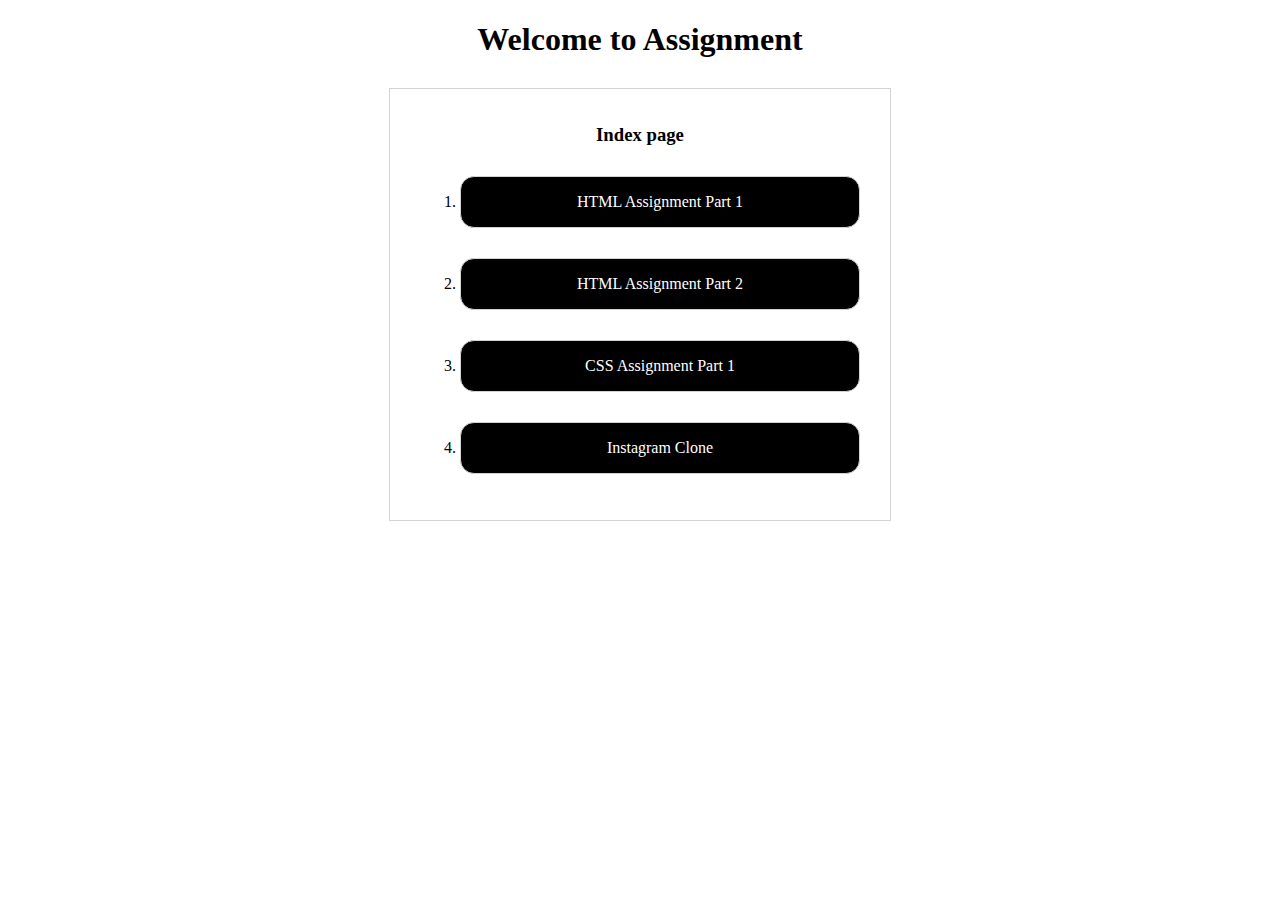
<file: index.html>
<!DOCTYPE html>
<html lang="en">
<head>
    <meta charset="UTF-8">
    <meta http-equiv="X-UA-Compatible" content="IE=edge">
    <meta name="viewport" content="width=h1, initial-scale=1.0">
    <title>Assignments</title>
    <style>
        .index{
            width: 440px;
            margin: 30px auto;
            border : 1px solid lightgray;
            padding : 16px 30px;
        }
        h3{
            text-align: center;
        }
        li{
            border: 1px solid lightgray;
            border-radius: 14px;
            padding : 16px 30px;
            margin: 30px auto;
            text-align: center;
            background-color: black;
           
        }
        a{
            text-decoration: none;
            color: white;
        }
    </style>
</head>
<body>
    <div>
        <h1 style="text-align: center;">Welcome to Assignment</h1>
        <div class="index">
            <h3>Index page</h3>
            <ol>
                <li><a href="html-1/asgn1.html">HTML Assignment Part 1</a></li>
                <li><a href="html-2/asgn2.html">HTML Assignment Part 2</a></li>
                <li><a href="css-1/cardIndex.html">CSS Assignment Part 1</a></li>
                <li><a href="instagram-clone/instagram.html">Instagram Clone</a></li>
            </ol>
        </div>
      
    </div>
   
</body>
</html>
</file>
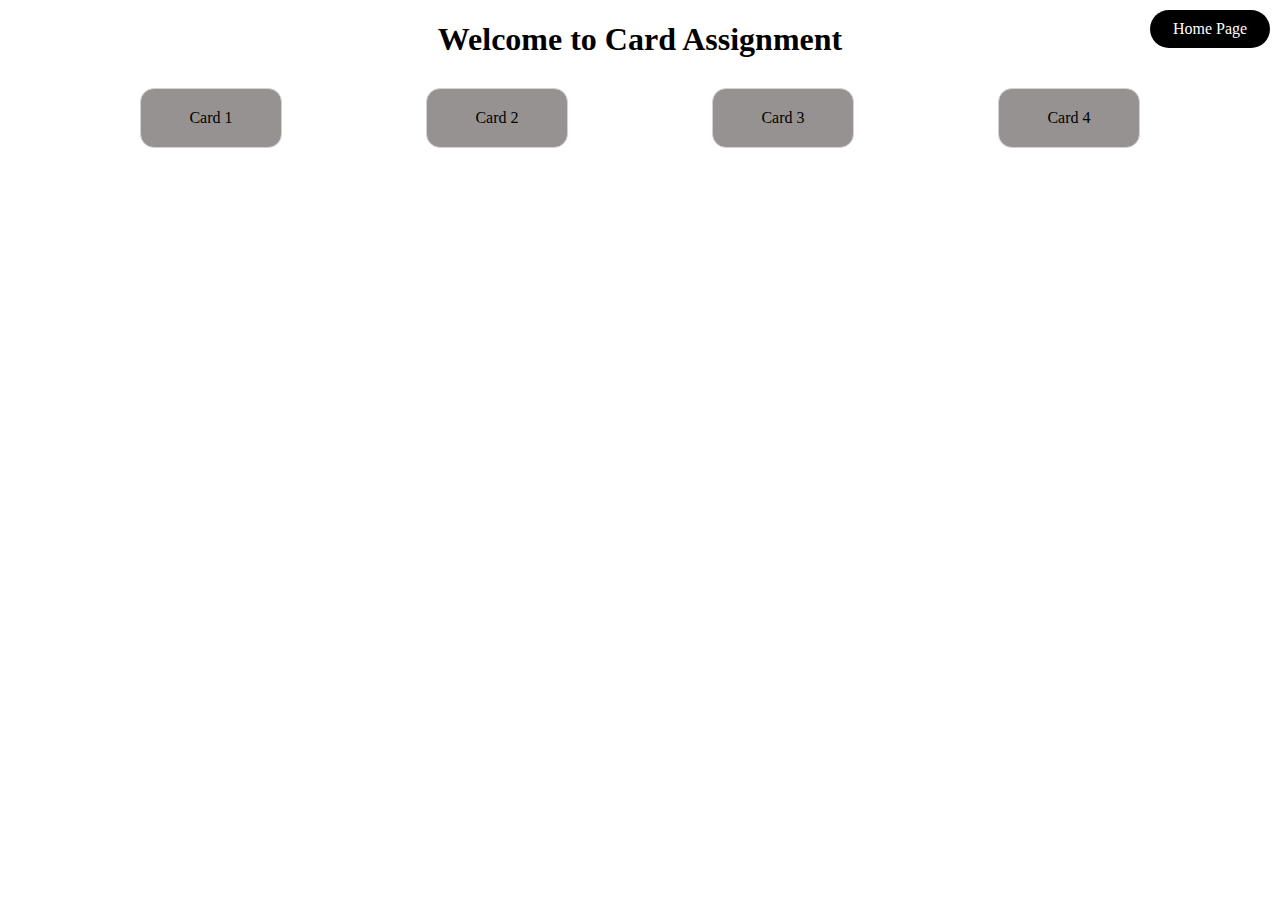
<file: css-1/cardIndex.html>
<!DOCTYPE html>
<html lang="en">
<head>
    <meta charset="UTF-8">
    <meta http-equiv="X-UA-Compatible" content="IE=edge">
    <meta name="viewport" content="width=device-width, initial-scale=1.0">
    <title>Card Assignment</title>
    <style>
        .card{
            width:100px;
            border : 1px solid lightgray;
            border-radius:14px;
            background-color: rgb(150, 146, 146);
            text-align: center;
            padding : 20px
        }
        
        a{
            text-decoration: none;
            color: black;
        }
        .cards{
            display: flex;
            gap:20px;
            justify-content: space-between;
            margin: 30px auto;
            width : 1000px
        }
        .back-btn{
            width: 100px;
            background-color: black;
            padding: 10px ;
            border: none;
            border-radius:20px;
            color: white;
            position:fixed;
            top: 10px;
            right:10px;
            text-align: center;
            text-decoration: none;
        }
    </style>
</head>
<body>
    <a class="back-btn" href="../index.html">Home Page</a>

    <h1 style="text-align: center;">Welcome to Card Assignment</h1>
    <div class="cards">

        <div class="card">
            <a href="card1/card1.html">Card 1</a>
        </div>
        <div class="card">
            <a href="card2/card2.html">Card 2</a>
        </div>
        <div class="card">
            <a href="card3/card3.html">Card 3</a>
        </div>
        <div class="card">
            <a href="card4/card4.html">Card 4</a>
        </div>
    </div>
</body>
</html>
</file>
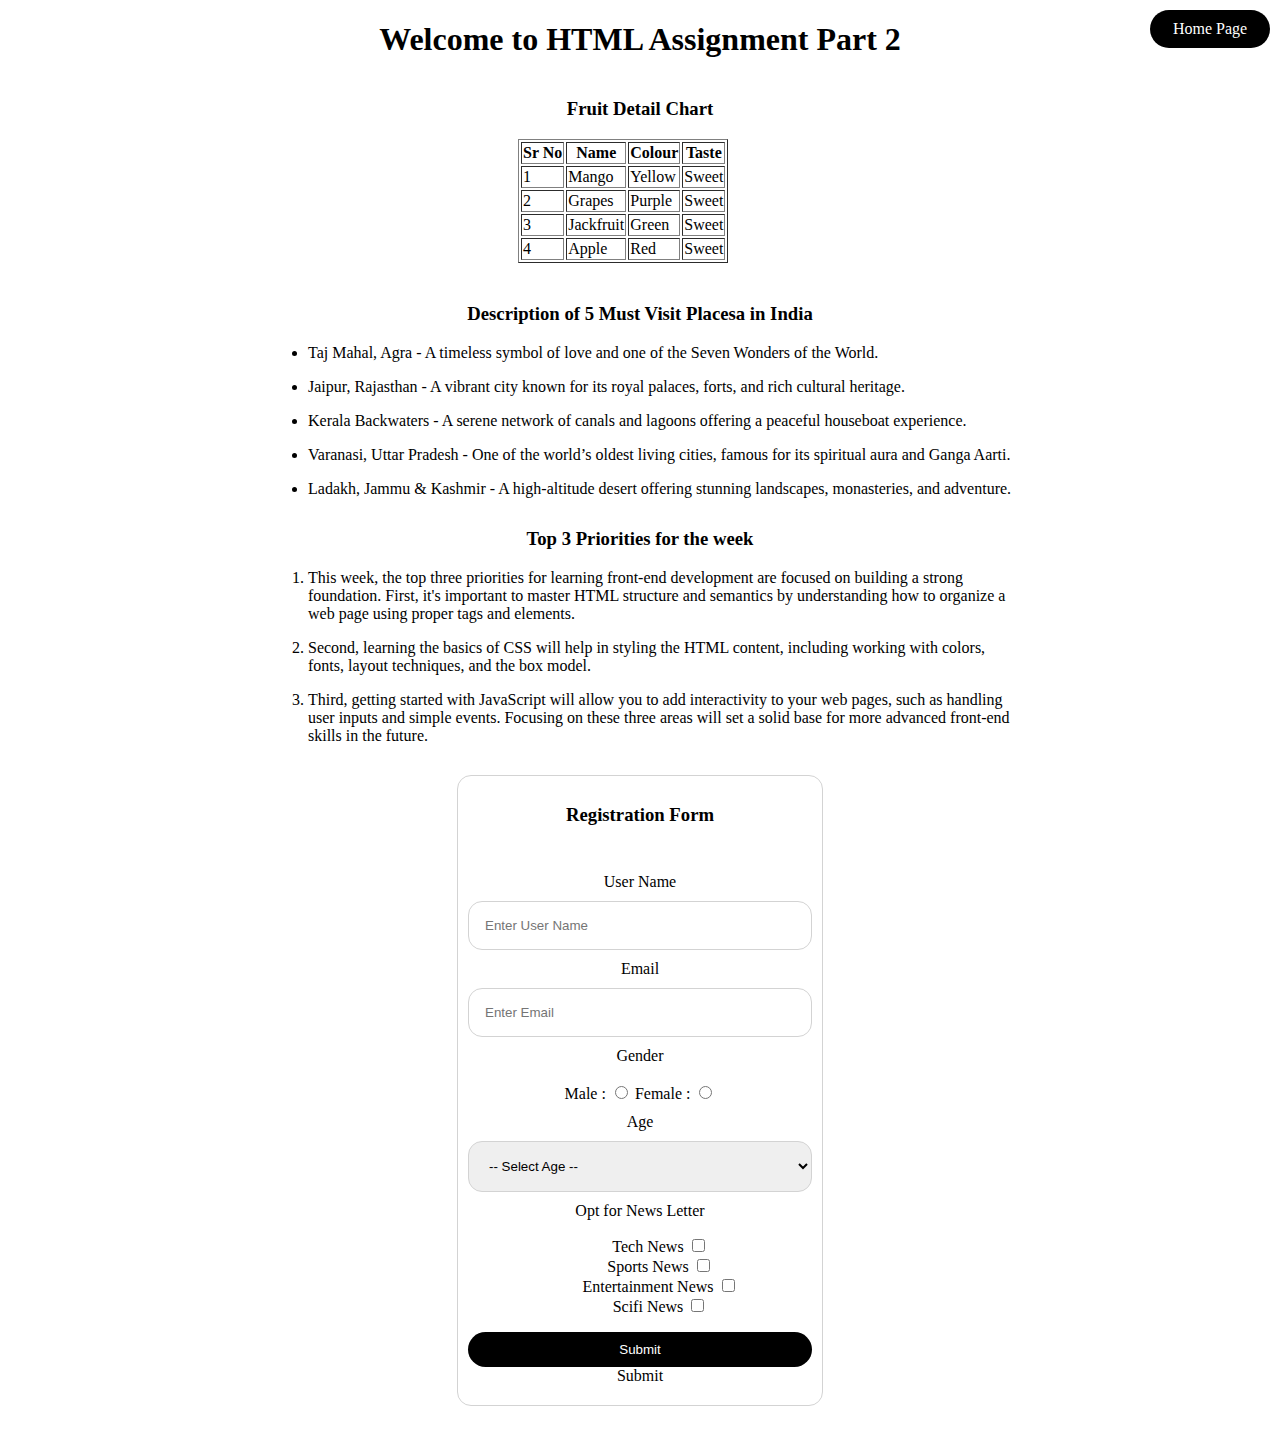
<file: html-2/asgn2.html>
<!DOCTYPE html>
<html lang="en">
<head>
    <meta charset="UTF-8">
    <meta http-equiv="X-UA-Compatible" content="IE=edge">
    <meta name="viewport" content="width=device-width, initial-scale=1.0">
    <title>Html Assignment 2</title>
    <style>
        .reg-form {
            border: 1px solid lightgray;
            border-radius: 14px;
            margin: 30px auto;
            width : 344px;
            padding: 10px;
        }
        h3{
            text-align: center;
        }
        .table-details{
            margin: 40px auto;
            width : 244px
        }
        .form-body{
            text-align: center;
        }
        .form-element{
           margin: 10px auto;
        }
        .btn{
            width: 100%;
            background-color: black;
            padding: 10px ;
            border: none;
            border-radius:20px;
            color: white; 
        }

        .back-btn{
            width: 100px;
            background-color: black;
            padding: 10px ;
            border: none;
            border-radius:20px;
            color: white;
            position:fixed;
            top: 10px;
            right:10px;
            text-align: center;
            text-decoration: none;
        }

        .text-field{
            width: 100%;
            padding: 16px;
            box-sizing: border-box;
            border-radius: 14px;
            border: 1px solid lightgray;
            margin-top: 10px;
        }
      
    </style>
</head>
<body>
    <a class="back-btn" href="../index.html">Home Page</a>
    <h1 style = "text-align: center;">Welcome to HTML Assignment Part 2</h1>

    <div class="table-details">
        <h3>Fruit Detail Chart</h3>
        <table border>
            <tr>
                <th>Sr No</th>
                <th>Name</th>
                <th>Colour</th>
                <th>Taste</th>
            </tr>
            <tr>
                <td>1</td>
                <td>Mango</td>
                <td>Yellow</td>
                <td>Sweet</td>
            </tr>
            <tr>
                <td>2</td>
                <td>Grapes</td>
                <td>Purple</td>
                <td>Sweet</td>
            </tr>
            <tr>
                <td>3</td>
                <td>Jackfruit</td>
                <td>Green</td>
                <td>Sweet</td>
            </tr>
            <tr>
                <td>4</td>
                <td>Apple</td>
                <td>Red</td>
                <td>Sweet</td>
            </tr>
        </table>
    </div>
    <div style="margin: 30px auto;width : 744px">
        <h3>Description of 5 Must Visit Placesa in India</h3>
        <ul>
            <li><p>Taj Mahal, Agra - A timeless symbol of love and one of the Seven Wonders of the World.</p></li>
            <li><p>Jaipur, Rajasthan - A vibrant city known for its royal palaces, forts, and rich cultural heritage.</p></li>
            <li><p>Kerala Backwaters - A serene network of canals and lagoons offering a peaceful houseboat experience.</p></li>
            <li><p>Varanasi, Uttar Pradesh - One of the world’s oldest living cities, famous for its spiritual aura and Ganga Aarti.</p></li>
            <li><p>Ladakh, Jammu & Kashmir - A high-altitude desert offering stunning landscapes, monasteries, and adventure.</p></li>
        </ul>
    </div>
    <div  style="margin: 30px auto;width : 744px">
        <h3>Top 3 Priorities for the week</h3>
        <ol>
            <li><p>This week, the top three priorities for learning front-end development are focused on building a strong foundation. First, it's important to master HTML structure and semantics by understanding how to organize a web page using proper tags and elements.</p></li>
            <li><p>Second, learning the basics of CSS will help in styling the HTML content, including working with colors, fonts, layout techniques, and the box model.</p></li>
            <li><p>Third, getting started with JavaScript will allow you to add interactivity to your web pages, such as handling user inputs and simple events. Focusing on these three areas will set a solid base for more advanced front-end skills in the future.</p></li>
        </ol>
    </div>
    <div class = "reg-form">
        <h3>Registration Form</h3><br>
        <div class="form-body">
            <form action="">
                <div class="form-element">
                    <label class="form-label" class="form-label" for="username">User Name</label>
                    <input class ="text-field" type="text" name="username" minlength="3" maxlength="50" placeholder="Enter User Name">
                </div>
                <div class="form-element">
                    <label class="form-label" for="username">Email</label>
                    <input class ="text-field" type="email" name="email" placeholder="Enter Email">
                </div>
              
                <div class="form-element">
                    <label class="form-label" for="Gender">Gender</label><br><br>
                    <label class="form-label" for="Male">Male</label> : <input type="radio" name="gender" value = "Male" required>
                    <label class="form-label" for="Female">Female</label> : <input type="radio" name="gender" value = "Female" required>
                </div>
    
                <div class="form-element">
                    <label class="form-label" for="age">Age</label>
                <select class ="text-field" name="age">
                    <option value="-1">-- Select Age --</option>
                    <option value="18">18 to 24 Years</option>
                    <option value="25">25 to 29 Years</option>
                    <option value="30">30 to 34 Years</option>
                    <option value="35">35 Years & More..</option>
                </select>
                </div>
    
                <div class="form-element">
                    <label class="form-label" for="newsletter">Opt for News Letter</label>
                    <ul style=" list-style-type: none;">
                        <li> 
                            <label class="form-label" >Tech News</label>
                            <input type="checkbox" name="technews">
                        </li>
                        <li>
                            <label class="form-label" >Sports News</label>
                            <input type="checkbox" name="sportsnews">
                        </li>
                        <li>
                            <label class="form-label" >Entertainment News</label>
                            <input type="checkbox" name="entertainmentnews">
                        </li>
                        <li>
                            <label class="form-label" >Scifi News</label>
                            <input type="checkbox" name="scifinews">
                        </li>
                    </ul>
                </div>
    
                <div class="form-element">
                    <input class="btn" type="submit">Submit</button>
                </div>

            </form>
           
         
        </div>
    </div>
 
     
    
</body>
</html>
</file>
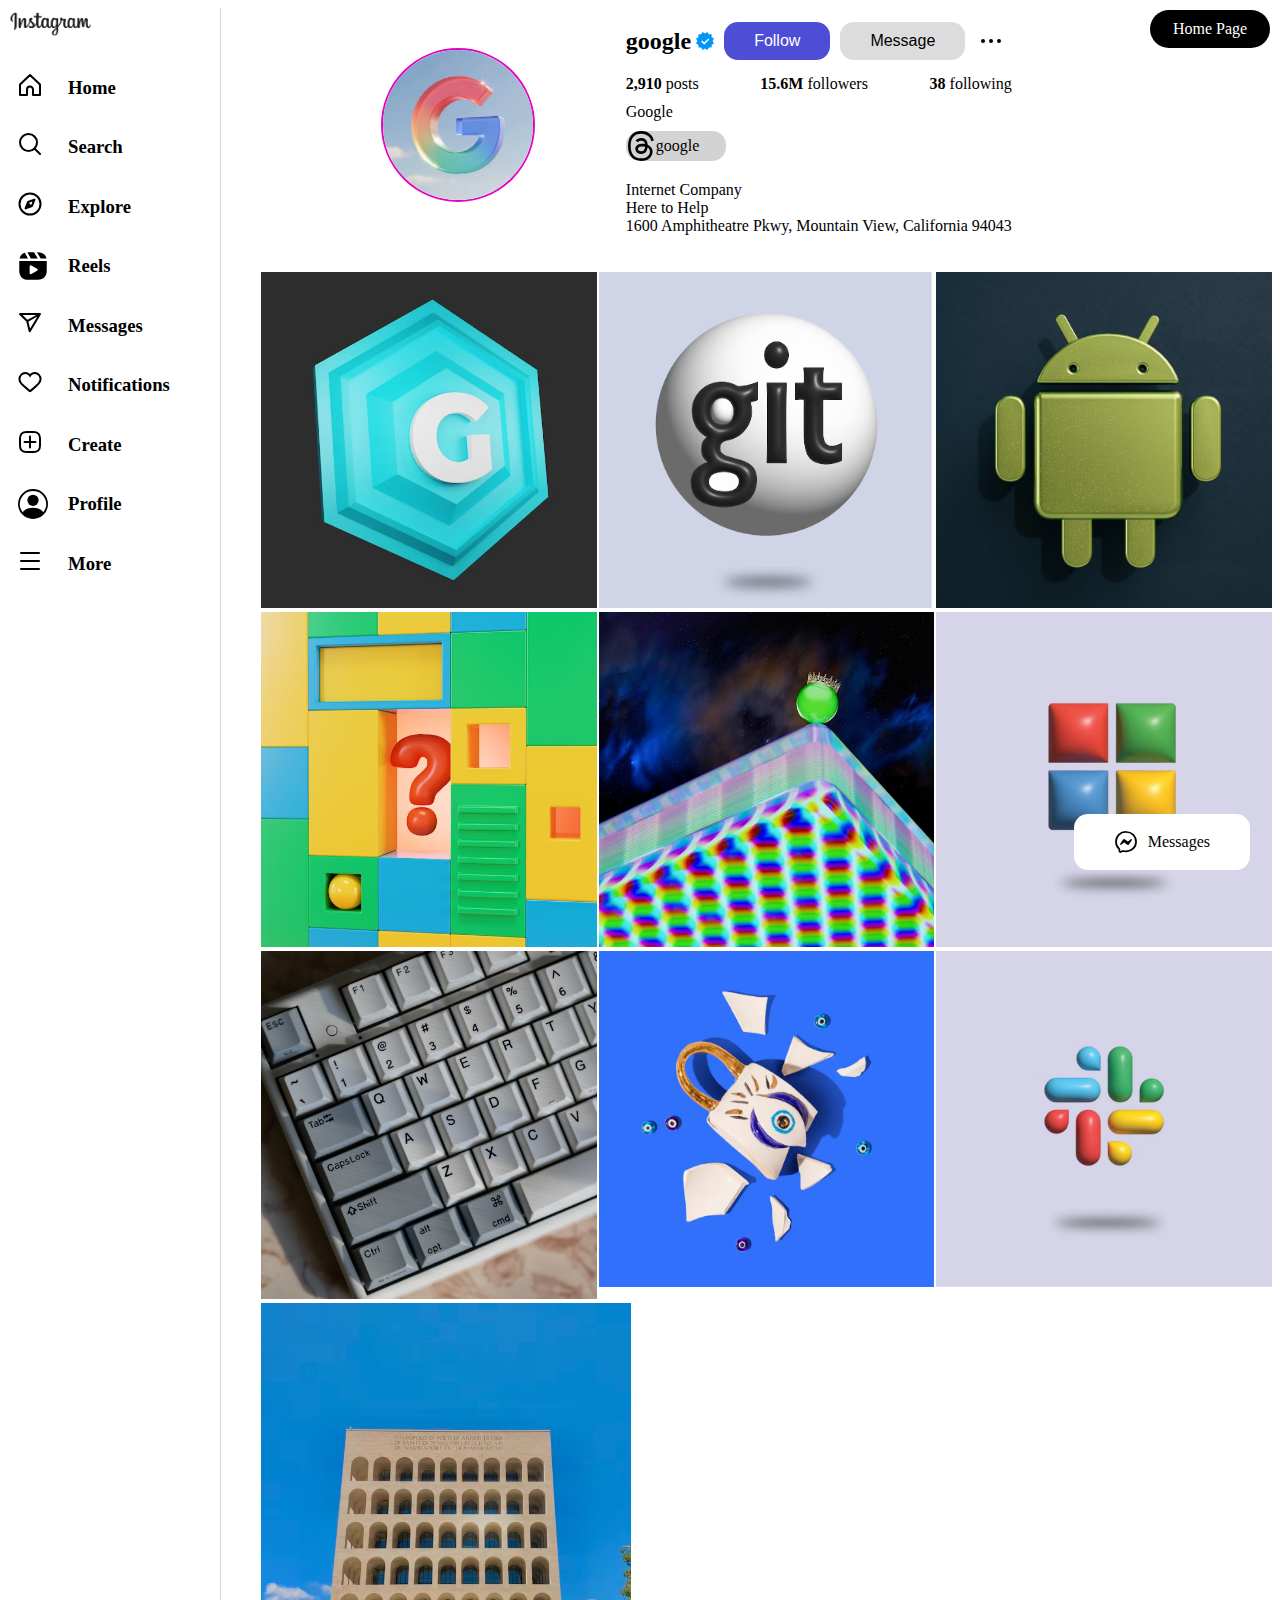
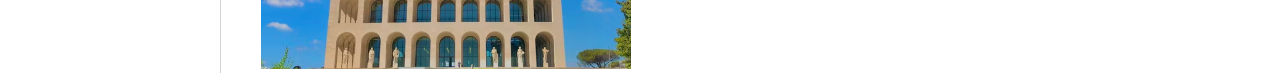
<file: instagram-clone/instagram.html>
<!DOCTYPE html>
<html lang="en">

<head>
    <meta charset="UTF-8">
    <meta name="viewport" content="width=device-width, initial-scale=1.0">
    <title>Instagram</title>
    <link rel="stylesheet" href="instagram.css">
</head>

<body>
    <div class="container">
        <div class="sidebar">
            <img src="Instagram_logo.png" alt="" class="insta_logo">

            <div class="side-component">
                <svg width="30" height="30" fill="currentColor" aria-label="Home" class="x1lliihq x1n2onr6 x5n08af">
                    <path fill="none" stroke="currentColor" stroke-linejoin="round" stroke-width="2"
                        d="M9.005 16.545a2.997 2.997 0 0 1 2.997-2.997A2.997 2.997 0 0 1 15 16.545V22h7V11.543L12 2 2 11.543V22h7.005Z" />
                </svg>
                <h3>Home</h3>
            </div>
            <div class="side-component">
                <svg width="30" height="30" fill="currentColor" aria-label="Search" class="x1lliihq x1n2onr6 x5n08af">
                    <path fill="none" stroke="currentColor" stroke-linecap="round" stroke-linejoin="round"
                        stroke-width="2" d="M19 10.5A8.5 8.5 0 1 1 10.5 2a8.5 8.5 0 0 1 8.5 8.5M16.511 16.511 22 22" />
                </svg>
                <h3>Search</h3>
            </div>
            <div class="side-component">
                <svg width="30" height="30" fill="currentColor" aria-label="Explore" class="x1lliihq x1n2onr6 x5n08af">
                    <path fill="none" stroke="currentColor" stroke-linecap="round" stroke-linejoin="round"
                        stroke-width="2" d="m13.941 13.953-6.36 2.471 2.479-6.368 6.36-2.471z" />
                    <path fill-rule="evenodd" d="m10.06 10.056 3.889 3.889-6.368 2.479z" />
                    <circle cx="12.001" cy="12.005" r="10.5" fill="none" stroke="currentColor" stroke-linecap="round"
                        stroke-linejoin="round" stroke-width="2" />
                </svg>
                <h3>Explore</h3>
            </div>
            <div class="side-component">
                <svg width="30" height="30" fill="currentColor" aria-label="Clip" class="x1lliihq x1n2onr6 x9bdzbf"
                    viewBox="0 0 24 24">
                    <path fill-rule="evenodd"
                        d="m12.823 1 2.974 5.002h-5.58l-2.65-4.971q.308-.02.642-.027L8.55 1Zm2.327 0h.298c3.06 0 4.468.754 5.64 1.887a6 6 0 0 1 1.596 2.82l.07.295h-4.629zm-9.667.377L7.95 6.002H1.244a6.01 6.01 0 0 1 3.942-4.53Zm9.735 12.834-4.545-2.624a.91.91 0 0 0-1.356.668l-.008.12v5.248a.91.91 0 0 0 1.255.84l.109-.053 4.545-2.624a.91.91 0 0 0 .1-1.507zl-4.545-2.624Zm-14.2-6.209h21.964l.015.36.003.189v6.899c0 3.061-.755 4.469-1.888 5.64-1.151 1.114-2.5 1.856-5.33 1.909l-.334.003H8.551c-3.06 0-4.467-.755-5.64-1.889-1.114-1.15-1.854-2.498-1.908-5.33L1 15.45V8.551l.003-.189Z" />
                </svg>
                <h3>Reels</h3>
            </div>
            <div class="side-component">
                <svg width="30" height="30" fill="currentColor" aria-label="Direct" class="x1lliihq x1n2onr6 x5n08af">
                    <path fill="none" stroke="currentColor" stroke-linejoin="round" stroke-width="2"
                        d="M22 3 9.218 10.083M11.698 20.334 22 3.001H2l7.218 7.083z" />
                </svg>
                <h3>Messages</h3>
            </div>
            <div class="side-component">
                <svg width="30" height="30" fill="currentColor" aria-label="Notifications"
                    class="x1lliihq x1n2onr6 x5n08af">
                    <path
                        d="M16.792 3.904A4.99 4.99 0 0 1 21.5 9.122c0 3.072-2.652 4.959-5.197 7.222-2.512 2.243-3.865 3.469-4.303 3.752-.477-.309-2.143-1.823-4.303-3.752C5.141 14.072 2.5 12.167 2.5 9.122a4.99 4.99 0 0 1 4.708-5.218 4.21 4.21 0 0 1 3.675 1.941c.84 1.175.98 1.763 1.12 1.763s.278-.588 1.11-1.766a4.17 4.17 0 0 1 3.679-1.938m0-2a6.04 6.04 0 0 0-4.797 2.127 6.05 6.05 0 0 0-4.787-2.127A6.985 6.985 0 0 0 .5 9.122c0 3.61 2.55 5.827 5.015 7.97q.426.368.853.747l1.027.918a45 45 0 0 0 3.518 3.018 2 2 0 0 0 2.174 0 45 45 0 0 0 3.626-3.115l.922-.824q.441-.39.885-.774c2.334-2.025 4.98-4.32 4.98-7.94a6.985 6.985 0 0 0-6.708-7.218" />
                </svg>
                <h3>Notifications</h3>
            </div>
            <div class="side-component">
                <svg width="30" height="30" fill="currentColor" aria-label="New post" class="x1lliihq x1n2onr6 x5n08af">
                    <path fill="none" stroke="currentColor" stroke-linecap="round" stroke-linejoin="round"
                        stroke-width="2"
                        d="M2 12v3.45c0 2.849.698 4.005 1.606 4.944.94.909 2.098 1.608 4.946 1.608h6.896c2.848 0 4.006-.7 4.946-1.608C21.302 19.455 22 18.3 22 15.45V8.552c0-2.849-.698-4.006-1.606-4.945C19.454 2.7 18.296 2 15.448 2H8.552c-2.848 0-4.006.699-4.946 1.607C2.698 4.547 2 5.703 2 8.552ZM6.545 12.001h10.91M12.003 6.545v10.91" />
                </svg>
                <h3>Create</h3>
            </div>
            <div class="side-component">
                <svg xmlns="http://www.w3.org/2000/svg" width="30" height="30" fill="currentColor"
                    class="bi bi-person-circle" viewBox="0 0 16 16">
                    <path d="M11 6a3 3 0 1 1-6 0 3 3 0 0 1 6 0" />
                    <path fill-rule="evenodd"
                        d="M0 8a8 8 0 1 1 16 0A8 8 0 0 1 0 8m8-7a7 7 0 0 0-5.468 11.37C3.242 11.226 4.805 10 8 10s4.757 1.225 5.468 2.37A7 7 0 0 0 8 1" />
                </svg>
                <h3>Profile</h3>
            </div>
            <div class="side-component">
                <svg width="30" height="30" fill="currentColor" aria-label="Settings" class="x1lliihq x1n2onr6 x5n08af">
                    <path fill="none" stroke="currentColor" stroke-linecap="round" stroke-linejoin="round"
                        stroke-width="2" d="M3 4h18M3 12h18M3 20h18" />
                </svg>
                <h3>More</h3>
            </div>
        </div>
        <div class="top-grid">
            <div class="profile">
                <div class="profile-header">
                    <div class="prof-container">
                        <div class="profile-logo">
                            <img src="google-logo.jpg" alt="" class="profile-logo-img">
                        </div>
                    </div>

                    <div class="profile-content">
                        <div class="first">
                            <div class="profile_name">
                                <h2>google</h2>
                                <svg width="18" height="18" fill="#0095F6" aria-label="Verified"
                                    class="x1lliihq x1n2onr6" viewBox="0 0 40 40">
                                    <path fill-rule="evenodd"
                                        d="M19.998 3.094 14.638 0l-2.972 5.15H5.432v6.354L0 14.64 3.094 20 0 25.359l5.432 3.137v5.905h5.975L14.638 40l5.36-3.094L25.358 40l3.232-5.6h6.162v-6.01L40 25.359 36.905 20 40 14.641l-5.248-3.03v-6.46h-6.419L25.358 0zm7.415 11.225 2.254 2.287-11.43 11.5-6.835-6.93 2.244-2.258 4.587 4.581z" />
                                </svg>
                            </div>
                            <button class="follow-btn">Follow</button>
                            <button class="message-btn">Message</button>
                            <svg aria-label="Options" class="x1lliihq x1n2onr6 x5n08af" fill="currentColor" height="32"
                                role="img" viewBox="0 0 24 24" width="32">
                                <title>Options</title>
                                <circle cx="12" cy="12" r="1.5"></circle>
                                <circle cx="6" cy="12" r="1.5"></circle>
                                <circle cx="18" cy="12" r="1.5"></circle>
                            </svg>
                        </div>
                        <div class="second">
                            <p><b>2,910</b> posts</p>
                            <p><b>15.6M</b> followers</p>
                            <p><b>38</b> following</p>
                        </div>
                        <div style="margin-top: 10px; margin-bottom: 10px;">Google</div>
                        <div class="thread-btn">
                            <svg width="30" height="30" fill="currentColor" aria-label="Threads"
                                class="x1lliihq x1n2onr6 x5n08af" viewBox="0 0 192 192">
                                <path
                                    d="M141.537 88.988a67 67 0 0 0-2.518-1.143c-1.482-27.307-16.403-42.94-41.457-43.1h-.34c-14.986 0-27.449 6.396-35.12 18.036l13.779 9.452c5.73-8.695 14.724-10.548 21.348-10.548h.229c8.249.053 14.474 2.452 18.503 7.129 2.932 3.405 4.893 8.111 5.864 14.05-7.314-1.243-15.224-1.626-23.68-1.14-23.82 1.371-39.134 15.264-38.105 34.568.522 9.792 5.4 18.216 13.735 23.719 7.047 4.652 16.124 6.927 25.557 6.412 12.458-.683 22.231-5.436 29.049-14.127 5.178-6.6 8.453-15.153 9.899-25.93 5.937 3.583 10.337 8.298 12.767 13.966 4.132 9.635 4.373 25.468-8.546 38.376-11.319 11.308-24.925 16.2-45.488 16.351-22.809-.169-40.06-7.484-51.275-21.742C35.236 139.966 29.808 120.682 29.605 96c.203-24.682 5.63-43.966 16.133-57.317C56.954 24.425 74.204 17.11 97.013 16.94c22.975.17 40.526 7.52 52.171 21.847 5.71 7.026 10.015 15.86 12.853 26.162l16.147-4.308c-3.44-12.68-8.853-23.606-16.219-32.668C147.036 9.607 125.202.195 97.07 0h-.113C68.882.194 47.292 9.642 32.788 28.08 19.882 44.485 13.224 67.315 13.001 95.932L13 96v.067c.224 28.617 6.882 51.447 19.788 67.854C47.292 182.358 68.882 191.806 96.957 192h.113c24.96-.173 42.554-6.708 57.048-21.189 18.963-18.945 18.392-42.692 12.142-57.27-4.484-10.454-13.033-18.945-24.723-24.553M98.44 129.507c-10.44.588-21.286-4.098-21.82-14.135-.397-7.442 5.296-15.746 22.461-16.735q2.948-.17 5.79-.169c6.235 0 12.068.606 17.371 1.765-1.978 24.702-13.58 28.713-23.802 29.274"
                                    class="xcslo1z" />
                            </svg>
                            <p>google</p>
                        </div>
                        <p>Internet Company</p>
                        <p>Here to Help</p>
                        <p>1600 Amphitheatre Pkwy, Mountain View, California 94043</p>
                    </div>

                </div>
            </div>

              <div class="feed">
                <div class="row">
                  <div class="feed-post">
                     <img src="feed-1.avif" alt="" class="insta-feed">
                </div>
                <div class="feed-post">
                     <img src="feed-2.avif" alt="" class="insta-feed">
                </div>
                 <div class="feed-post">
                     <img src="feed-3.avif" alt="" class="insta-feed">
                </div>
                </div>
                 <div class="row">
                  <div class="feed-post">
                     <img src="feed-4.avif" alt="" class="insta-feed">
                </div>
                <div class="feed-post">
                     <img src="feed-5.avif" alt="" class="insta-feed">
                </div>
                 <div class="feed-post">
                     <img src="feed-6.avif" alt="" class="insta-feed">
                </div>
                </div>
                 <div class="row">
                  <div class="feed-post">
                     <img src="feed-7.avif" alt="" class="insta-feed">
                </div>
                <div class="feed-post">
                     <img src="feed-8.avif" alt="" class="insta-feed">
                </div>
                 <div class="feed-post">
                     <img src="feed-9.avif" alt="" class="insta-feed">
                </div>
                </div>
                <div class="row">
                  <div class="feed-post">
                     <img src="feed-10.avif" alt="" class="insta-feed">
                </div>
            
                </div>
              
            </div>

        </div>
    
    </div>
<div class="msg-btn">
    <svg width="24" height="24" fill="currentColor" aria-label="Direct messages" class="x1lliihq x1n2onr6 xyb1xck"><path fill="none" stroke="currentColor" stroke-miterlimit="10" stroke-width="1.739" d="M12.003 2.001a9.705 9.705 0 1 1 0 19.4 10.9 10.9 0 0 1-2.895-.384.8.8 0 0 0-.533.04l-1.984.876a.8.8 0 0 1-1.123-.708l-.054-1.78a.8.8 0 0 0-.27-.569 9.5 9.5 0 0 1-3.14-7.175 9.65 9.65 0 0 1 10-9.7Z"/><path fill-rule="evenodd" d="M17.79 10.132a.659.659 0 0 0-.962-.873l-2.556 2.05a.63.63 0 0 1-.758.002L11.06 9.47a1.576 1.576 0 0 0-2.277.42l-2.567 3.98a.659.659 0 0 0 .961.875l2.556-2.049a.63.63 0 0 1 .759-.002l2.452 1.84a1.576 1.576 0 0 0 2.278-.42Z"/></svg>
   <p>Messages</p>
</div>

 <a class="back-btn" href="../index.html">Home Page</a>
</body>

</html>
</file>
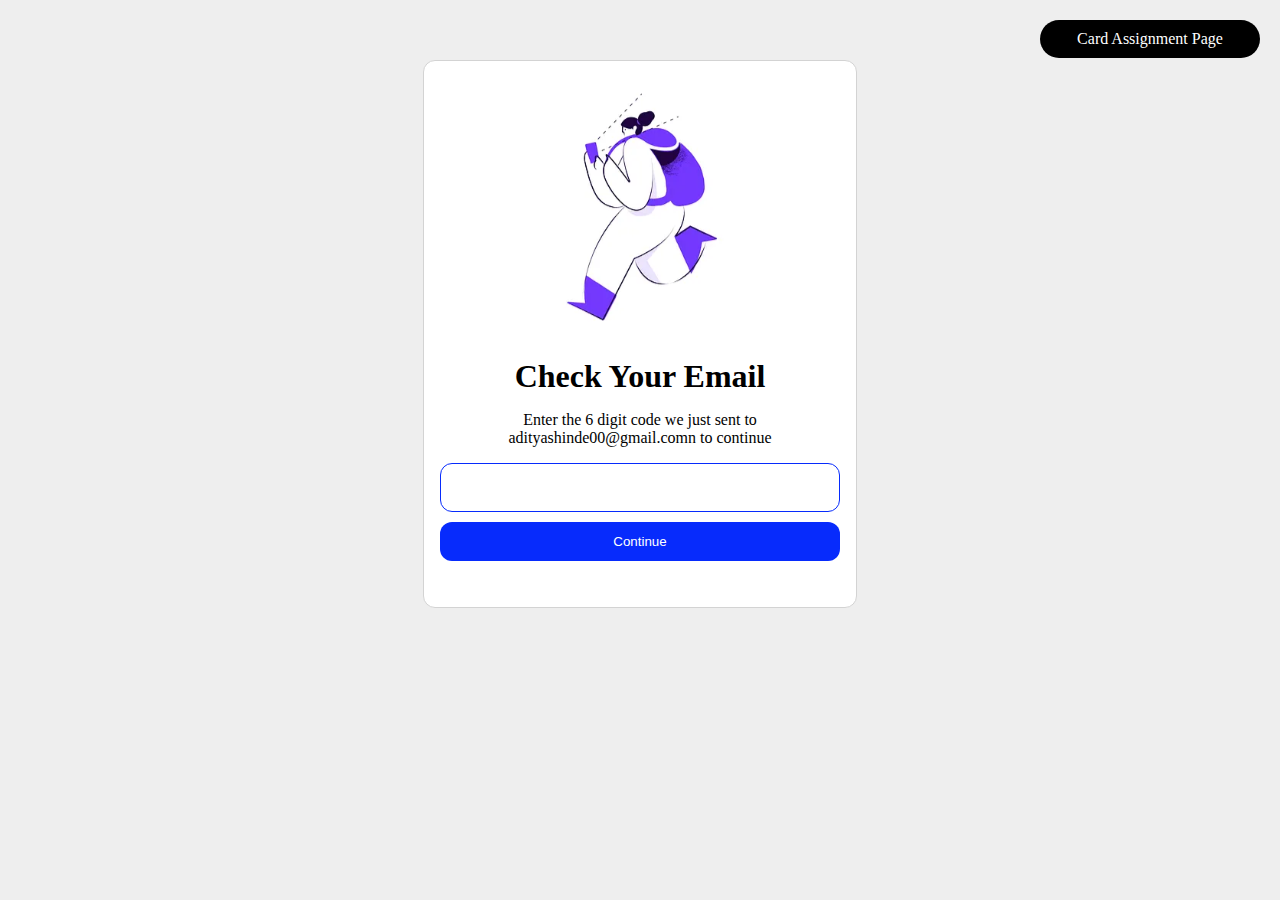
<file: css-1/card1/card1.html>
<!DOCTYPE html>
<html lang="en">
<head>
    <meta charset="UTF-8">
    <meta http-equiv="X-UA-Compatible" content="IE=edge">
    <meta name="viewport" content="width=device-width, initial-scale=1.0">
    <title>Card1</title>
    <link rel="stylesheet" href="card1.css">
</head>
<body>
    
    
    <a class="card-home-btn" href="../cardIndex.html">Card Assignment Page</a>
    <div class="card1">
           <img src="logo1.png" class="logo-img">
           <div class = "content">
            <h1 class="title">Check Your Email</h1>
            <p>Enter the 6 digit code we just sent to adityashinde00@gmail.comn to continue</p>
           </div>
           <input type="text" name="" class = "input-field">
           <button class="continue-btn">Continue</button>
    </div>
</body>
</html>
</file>
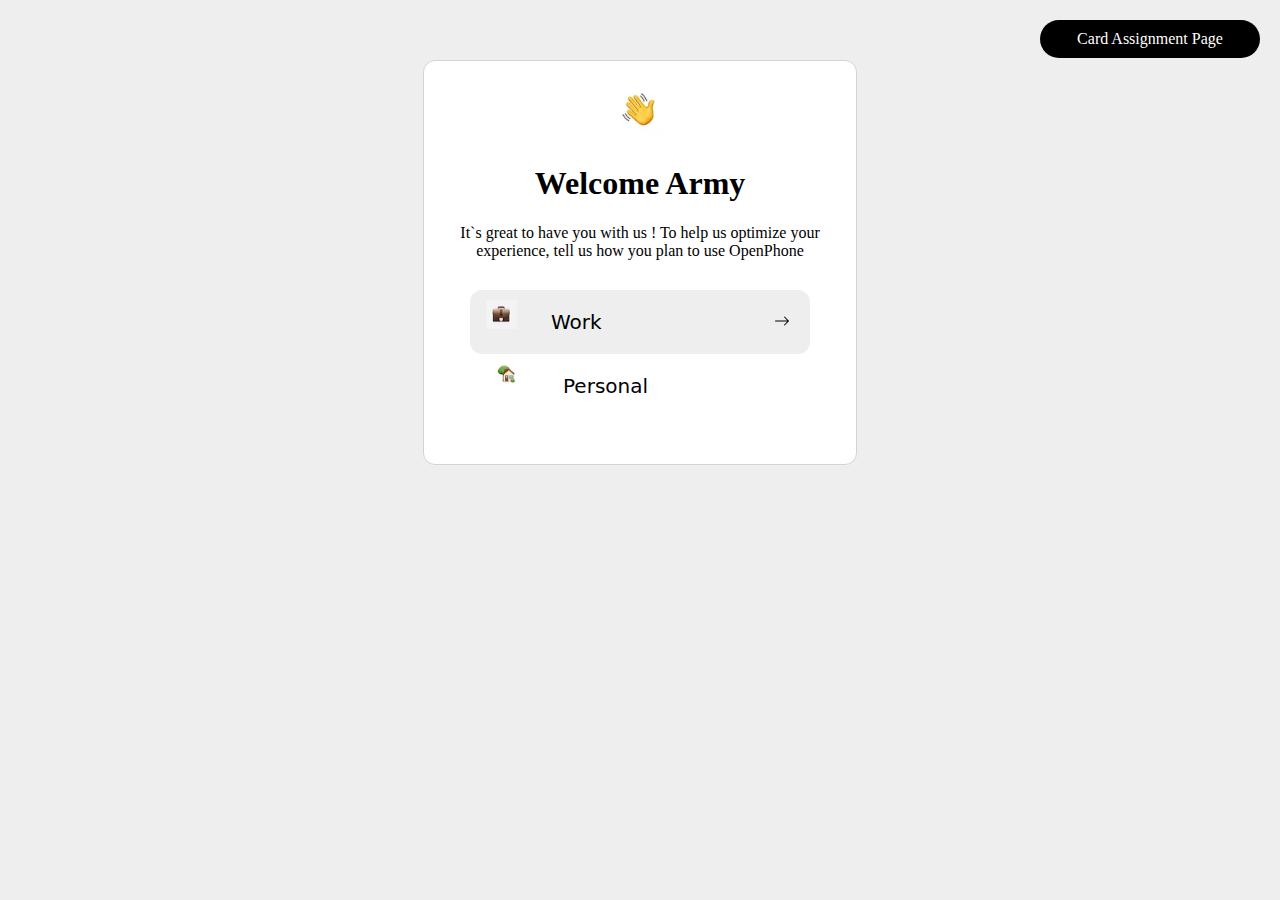
<file: css-1/card2/card2.html>
<!DOCTYPE html>
<html lang="en">
<head>
    <meta charset="UTF-8">
    <meta http-equiv="X-UA-Compatible" content="IE=edge">
    <meta name="viewport" content="width=device-width, initial-scale=1.0">
    <title>Card2</title>
    <link rel="stylesheet" href="card2.css">
</head>
<body>
    <a class="card-home-btn" href="../cardIndex.html">Card Assignment Page</a>
    <div class="card2">
        <div class="logo">
            <img src="hand.png" class="hand-logo">
        </div>
        <div class="content">
            <h1>Welcome Army</h1>
            <p>It`s great to have you with us ! To help us optimize your experience, tell us how you plan to use OpenPhone</p>
        </div>
        <div class = "input-profile">
            <img src="work.png" alt="" class="input-img">
            <p class = "input-heading">Work</p>
            <svg class="arrow-right-icon" xmlns="http://www.w3.org/2000/svg" width="16" height="16" fill="currentColor" class="bi bi-arrow-right" viewBox="0 0 16 16">
                <path fill-rule="evenodd" d="M1 8a.5.5 0 0 1 .5-.5h11.793l-3.147-3.146a.5.5 0 0 1 .708-.708l4 4a.5.5 0 0 1 0 .708l-4 4a.5.5 0 0 1-.708-.708L13.293 8.5H1.5A.5.5 0 0 1 1 8"/>
              </svg>
        </div>
        <div class = "personal-profile">
            <img src="personal.png" alt="" class="input-img">
            <p class = "input-heading">Personal</p>
        </div>
       
    </div>
</body>
</html>
</file>
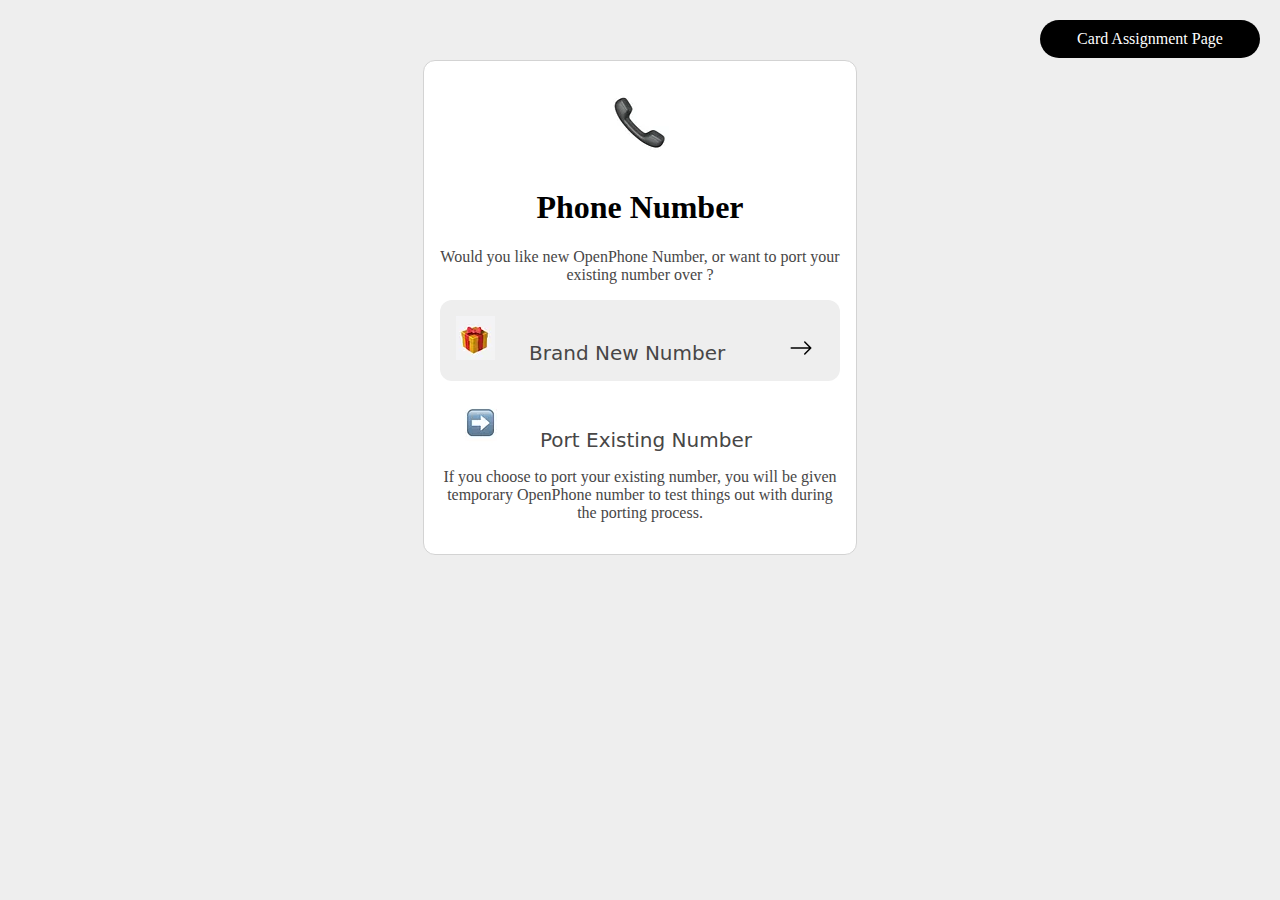
<file: css-1/card3/card3.html>
<!DOCTYPE html>
<html lang="en">
<head>
    <meta charset="UTF-8">
    <meta http-equiv="X-UA-Compatible" content="IE=edge">
    <meta name="viewport" content="width=device-width, initial-scale=1.0">
    <title>Card 3</title>
    <link rel="stylesheet" href="card3.css">
</head>
<body>
    <a class="card-home-btn" href="../cardIndex.html">Card Assignment Page</a>
    <div class="card3">
        <div class="logo">
            <img src="phone.png">
        </div>
        <div class="content">
            <h1>Phone Number</h1>
            <p>Would you like new OpenPhone Number, or want to port your existing number over ?</p>
        </div>
        <div class = "input-profile">
            <img src="giftbox.png" alt="" class="input-img">
            <p class = "input-heading">Brand New Number</p>
            <svg class="arrow-right-icon" xmlns="http://www.w3.org/2000/svg" width="24" height="24" fill="currentColor" class="bi bi-arrow-right" viewBox="0 0 16 16">
                <path fill-rule="evenodd" d="M1 8a.5.5 0 0 1 .5-.5h11.793l-3.147-3.146a.5.5 0 0 1 .708-.708l4 4a.5.5 0 0 1 0 .708l-4 4a.5.5 0 0 1-.708-.708L13.293 8.5H1.5A.5.5 0 0 1 1 8"/>
              </svg>
        </div>
        <div>
            <img src="right-arrow-emoji.png" alt="" class="input-img">
            <p class = "input-heading">Port Existing Number</p>
        </div>
        <div>
            <p>If you choose to port your existing number, you will be given temporary OpenPhone number to test things out with during the porting process.</p>
        </div>
    </div>
</body>
</html>
</file>
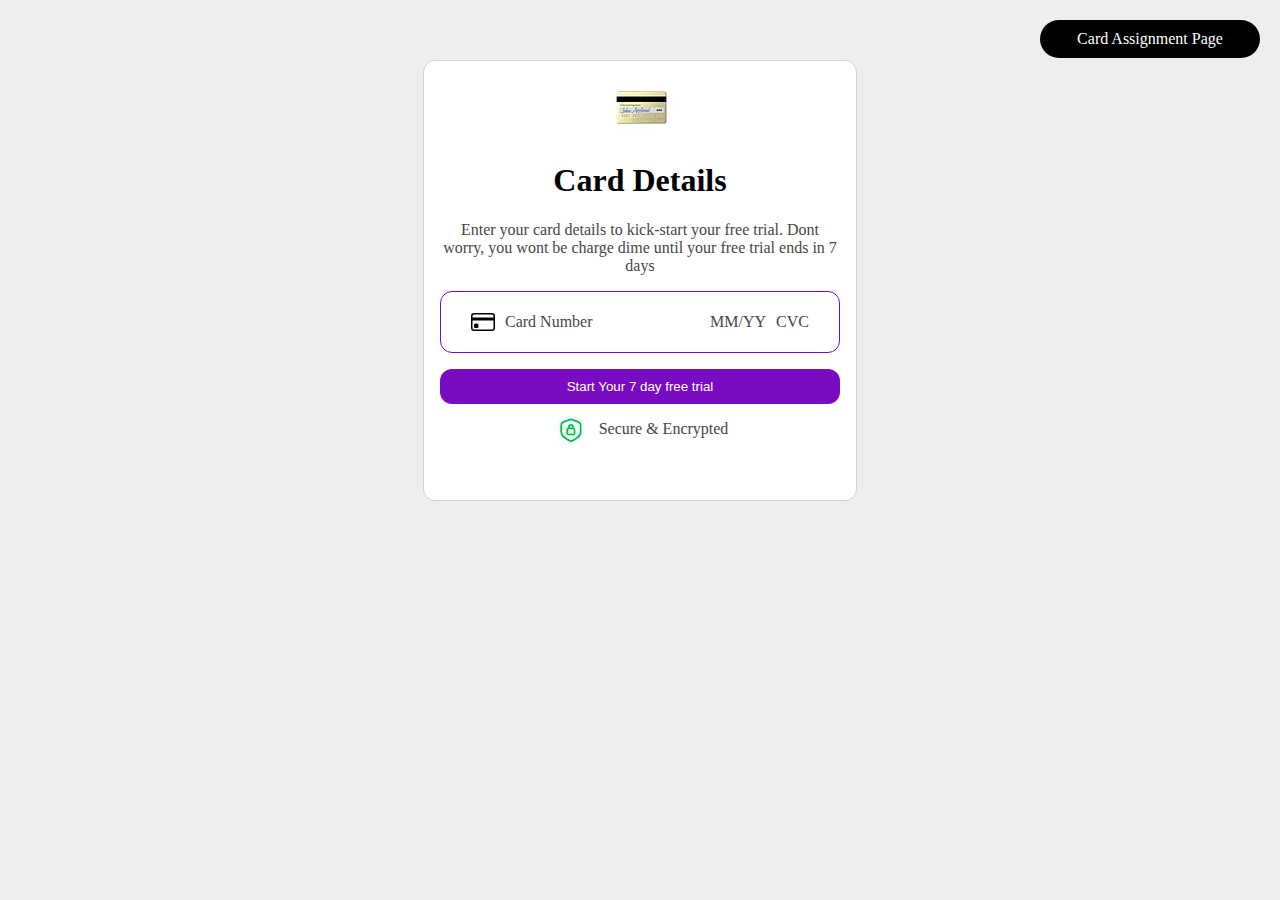
<file: css-1/card4/card4.html>
<!DOCTYPE html>
<html lang="en">
<head>
    <meta charset="UTF-8">
    <meta http-equiv="X-UA-Compatible" content="IE=edge">
    <meta name="viewport" content="width=device-width, initial-scale=1.0">
    <title>Card 4</title>
    <link rel="stylesheet" href="card4.css">
</head>
<body>
    <a class="card-home-btn" href="../cardIndex.html">Card Assignment Page</a>
    <div class="card4">
        <div class="logo">
            <img src="debit-card.png">
        </div>
        <div class="content">
            <h1>Card Details</h1>
            <p>Enter your card details to kick-start your free trial. Dont worry, you wont be charge dime until your free trial ends in 7 days</p>
        </div>
       
        <div>
            
            <div class = "input-field">
                <div class="cardflex">
                    <svg xmlns="http://www.w3.org/2000/svg" width="24" height="24" fill="currentColor" class="bi bi-credit-card" viewBox="0 0 16 16">
                        <path d="M0 4a2 2 0 0 1 2-2h12a2 2 0 0 1 2 2v8a2 2 0 0 1-2 2H2a2 2 0 0 1-2-2zm2-1a1 1 0 0 0-1 1v1h14V4a1 1 0 0 0-1-1zm13 4H1v5a1 1 0 0 0 1 1h12a1 1 0 0 0 1-1z"/>
                        <path d="M2 10a1 1 0 0 1 1-1h1a1 1 0 0 1 1 1v1a1 1 0 0 1-1 1H3a1 1 0 0 1-1-1z"/>
                      </svg>
                    <P>Card Number</P>
                </div>
                <div class="cvvflex">
                    <P>MM/YY</P>
                     <p>CVC</p>
                </div>
               
            </div>
           
            <button class="continue-btn">Start Your 7 day free trial</button>
        </div>
        <div class="footer">
            <img src="footer.png" alt="" class="footer-img">
            <p>Secure & Encrypted</p>
        </div>
    </div>
</body>
</html>
</file>
<file: instagram-clone/instagram.css>
body{
    box-sizing: border-box;
    /*font-family: system-ui, -apple-system, BlinkMacSystemFont, 'Segoe UI', Roboto, Oxygen, Ubuntu, Cantarell, 'Open Sans', 'Helvetica Neue', sans-serif;*/
}

.sidebar{
    width : 20%;
   border-right: 1px solid lightgray;
}

.insta_logo{
    width: 40%;
      margin-bottom: 16px;
}

.side-component{
    display: flex;
    gap: 20px;
    justify-content: start;
    align-items: center;
    margin-left: 10px;
}

.profile-logo{
    width : 150px;
    height : 150px;
    border: 2px solid rgb(229, 3, 195);
    border-radius: 50%;
    
}

.profile-logo-img{
    width : 100%;
     border-radius: 50%;
}

.container{
    display: flex;
    gap: 40px
}

.prof-container{
    width:200px;
    padding: 40px;

}

.profile-header{
    display: flex;
    justify-content: start;
    gap: 5px;
    margin-left: 80px;
}


.profile_name{
    display: flex;
    align-items: center;
    gap: 5px;
}

.follow-btn{
    background-color: rgba(51, 51, 207, 0.872);
    color: white;
    padding: 10px 30px;
    border-radius: 14px;
    font-size: 16px;
    border: none;
}

.first{
    display: flex;
    gap: 10px;
    align-items: center;
}

.message-btn{
    background-color: rgba(216, 215, 215, 0.872);
    padding: 10px 30px;
    border-radius: 14px;
    font-size: 16px;
    border: none;
}

.second{
    display: flex;
    gap: 10px;
    align-items: center;
    justify-content: space-between;
}
.thread-btn{
    display: flex;
    background-color: lightgray;
    align-items: center;
    border-radius: 14px;
    width:100px;
    margin-top: 5px;
    margin-bottom: 20px;
}

p{
    margin: 0px;
    
}

.feed{
    margin-top: 30px;
}

.feed-post{
    width: 370px;
    
    border: none;
}

.insta-feed{
  width: 100%;
    
}

.top-grid{
    width: 80%;
}

.row{
    display: flex;
    gap: 2px;
    border: none;
}

.msg-btn{
    display: flex;
    gap : 10px;
    align-items: center;
    justify-content: start;
    background-color: white;
    border: none;
    border-radius: 14px;
    padding: 16px 40px;
    position: fixed;
    bottom: 30px;
    right: 30px;
}

 .back-btn{
            width: 100px;
            background-color: black;
            padding: 10px ;
            border: none;
            border-radius:20px;
            color: white;
            position:fixed;
            top: 10px;
            right:10px;
            text-align: center;
            text-decoration: none;
        }
</file>
<file: css-1/card1/card1.css>
body{
    background-color: #eee;
    box-sizing: border-box;
}

.card1{
    background-color: white;
    margin:60px auto;
    width: 400px;
    border : 1px solid lightgray;
    border-radius: 12px;
    padding: 16px;
}

.logo-img{
    margin: 68px;   /* Is there any other way to make image into center ? */
    margin-bottom: 0px; /* TO reduce space between Logo & title */
    margin-top: 10px; /* TO reduce space between Logo & title */
}

.content{
    text-align: center;
}

.title{
    margin-bottom: 0px; /* TO reduce space between Title & paragraph text */
}
.input-field{
    padding : 16px 30px;
    border : 1px solid rgb(7, 43, 252);
    border-radius: 12px;
    width:100%;
    box-sizing: border-box;
}

.continue-btn{
    width: 100%;
    background-color: rgb(7, 43, 252);
    color: white;
    border: none;
    border-radius: 12px;
    padding : 12px;
    margin-top:10px;
    margin-bottom:30px;
}

.card-home-btn{
    width: 200px;
    background-color:black;
    padding: 10px ;
    border: none;
    border-radius:20px;
    color: white;
    position:fixed;
    top: 20px;
    right:20px;
    text-align: center;
    text-decoration: none;
}

/* Doubts 

1) Is there any better way to make logo at center of card1 class. ? Please check if approach in class2 is correct ?
2) Can we make input field as size of title without using margin ? Currently I have made it 100% but instead can we make it as same size of title ? 

*/
</file>
<file: css-1/card2/card2.css>
body{
    background-color: #eee;
    box-sizing: border-box;
}

.card2{
    background-color: white;
    margin:60px auto;
    width: 400px;
    border : 1px solid lightgray;
    border-radius: 12px;
    padding: 16px;
}

.logo{
    text-align: center;
}

.content{
    text-align: center;
}

.input-profile{
    margin: 30px;
    margin-bottom: 0px;
    background-color: #eee;
    border-radius : 12px;
}

.input-img{
    margin-left: 16px;
}
.input-heading{
    margin-left: 30px;
    display: inline-block;
    font-family: system-ui, -apple-system, BlinkMacSystemFont, 'Segoe UI', Roboto, Oxygen, Ubuntu, Cantarell, 'Open Sans', 'Helvetica Neue', sans-serif;
    font-size: 20px;
}
.arrow-right-icon{
    margin-left: 168px;
}

.personal-profile{
    margin: 30px;
    margin-top: 0px;

}

.card-home-btn{
    width: 200px;
    background-color:black;
    padding: 10px ;
    border: none;
    border-radius:20px;
    color: white;
    position:fixed;
    top: 20px;
    right:20px;
    text-align: center;
    text-decoration: none;
}
</file>
<file: css-1/card3/card3.css>
body{
    background-color: #eee;
    box-sizing: border-box;
}

.card3{
    background-color: white;
    margin:60px auto;
    width: 400px;
    border : 1px solid lightgray;
    border-radius: 12px;
    padding: 16px;
}

.logo{
    text-align: center;
    margin-bottom: 0px;
}

.content{
    text-align: center;
}

.input-profile{
    padding-bottom: 16px;
    margin-bottom: 0px;
    background-color: #eee;
    border-radius : 12px;
}

.input-img{
    margin: 16px 0px 0px 16px;
}
.input-heading{
    margin: 0px 0px 0px 30px;
    display: inline-block;
    font-family: system-ui, -apple-system, BlinkMacSystemFont, 'Segoe UI', Roboto, Oxygen, Ubuntu, Cantarell, 'Open Sans', 'Helvetica Neue', sans-serif;
    font-size: 20px;
}
.arrow-right-icon{
    margin-left: 60px;
}

p{
    font-size: 16px;
    color: rgb(71, 70, 70);
    text-align: center;
}

.card-home-btn{
    width: 200px;
    background-color:black;
    padding: 10px ;
    border: none;
    border-radius:20px;
    color: white;
    position:fixed;
    top: 20px;
    right:20px;
    text-align: center;
    text-decoration: none;
}

/* Doubts 

1) With flexbox we can easily align images & text both horizontally & vertically but without using it do we have any other way ?

*/
</file>
<file: css-1/card4/card4.css>
body{
    background-color: #eee;
    box-sizing: border-box;
}

.card4{
    background-color: white;
    margin:60px auto;
    width: 400px;
    border : 1px solid lightgray;
    border-radius: 12px;
    padding: 16px;
}

.logo{
    text-align: center;
    margin-bottom: 0px;
}

.content{
    text-align: center;
}


p{
    font-size: 16px;
    color: rgb(71, 70, 70);
    text-align: center;
}

.card-home-btn{
    width: 200px;
    background-color:black;
    padding: 10px ;
    border: none;
    border-radius:20px;
    color: white;
    position:fixed;
    top: 20px;
    right:20px;
    text-align: center;
    text-decoration: none;
}



.input-field{
    display: flex;
    padding : 5px 30px;
    justify-content: space-between;
    border : 1px solid rgb(121, 11, 194);
    border-radius: 12px;
    width:100%;
    box-sizing: border-box;
}

.cvvflex{
    display: flex;
    align-items: center;
    gap : 10px;
}


.cardflex{
    display: flex;
    align-items: center;
    gap : 10px
}

.continue-btn{
    width: 100%;
    background-color: rgb(121, 11, 194);
    color: white;
    border: none;
    border-radius: 12px;
    padding : 10px;
    margin-top:16px;
    margin-bottom:0px;

}

.footer{
    justify-content: center;
    display: flex;
    align-items: center;
    gap : 10px;
    margin-bottom:30px;
}
</file>
